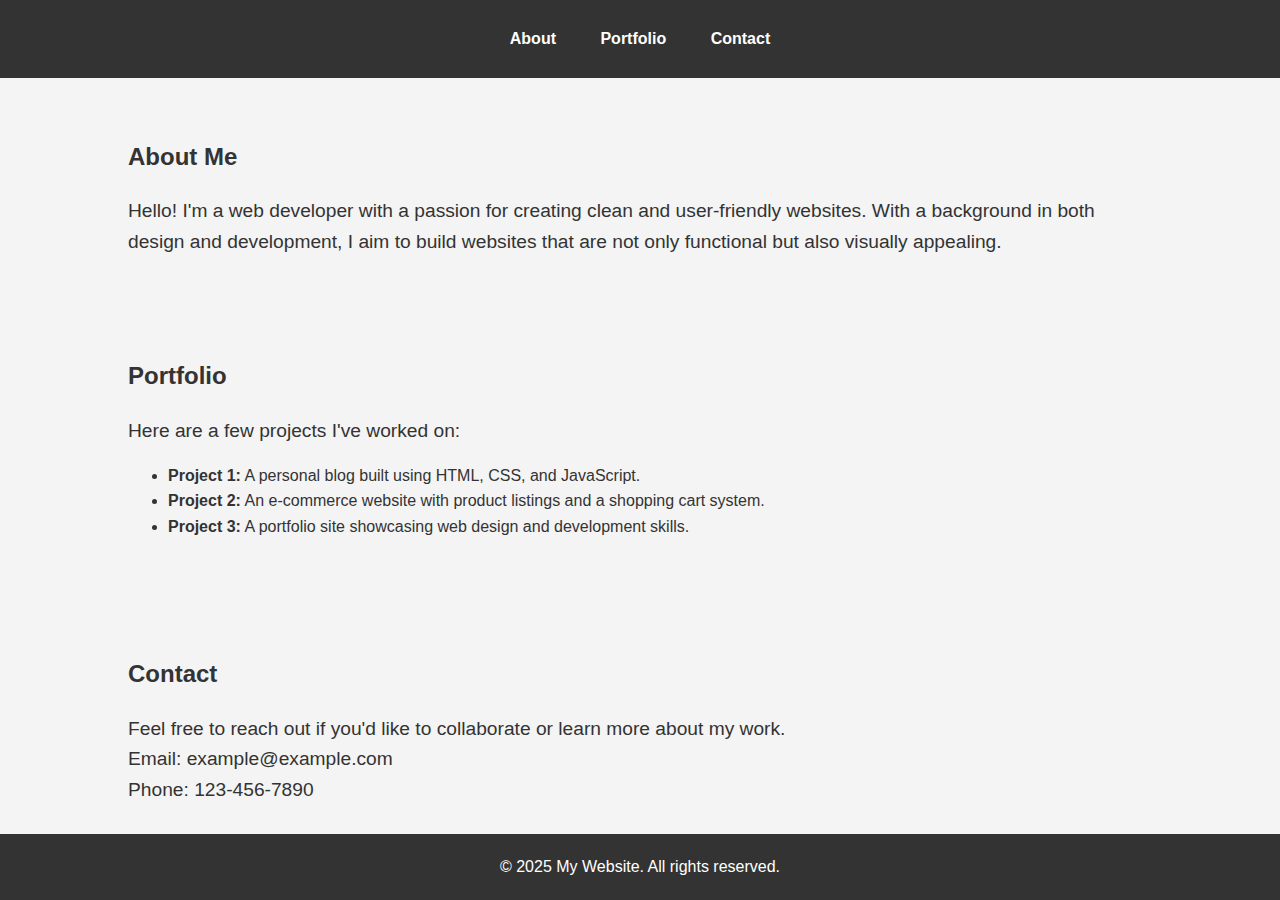
<file: Index.html>
<!DOCTYPE html>
<html lang="en">
<head>
  <meta charset="UTF-8">
  <meta name="viewport" content="width=device-width, initial-scale=1.0">
  <title>My Website</title>
  <style>
    /* Reset some default browser styles */
    body, h1, h2, p {
      margin: 0;
      padding: 0;
    }

    /* Body and container styling */
    body {
      font-family: Arial, sans-serif;
      line-height: 1.6;
      background-color: #f4f4f4;
      color: #333;
    }

    .container {
      width: 80%;
      margin: 0 auto;
    }

    /* Navigation styling */
    nav {
      background-color: #333;
      color: white;
      padding: 10px 0;
    }

    nav ul {
      list-style: none;
      padding: 0;
      text-align: center;
    }

    nav ul li {
      display: inline;
      margin: 0 20px;
    }

    nav ul li a {
      color: white;
      text-decoration: none;
      font-weight: bold;
    }

    /* Page sections */
    section {
      padding: 40px 0;
      margin: 20px 0;
    }

    section h2 {
      margin-bottom: 20px;
    }

    section p {
      font-size: 1.2em;
      line-height: 1.6;
    }

    /* Footer styling */
    footer {
      background-color: #333;
      color: white;
      text-align: center;
      padding: 20px 0;
      position: fixed;
      bottom: 0;
      width: 100%;
    }
  </style>
</head>
<body>

  <!-- Navigation bar -->
  <nav>
    <div class="container">
      <ul>
        <li><a href="Pages/about.html">About</a></li>
        <li><a href="Pages/portfolio.html">Portfolio</a></li>
        <li><a href="Pages/contact.html">Contact</a></li>
      </ul>
    </div>
  </nav>

  <!-- About section -->
  <section id="about">
    <div class="container">
      <h2>About Me</h2>
      <p>Hello! I'm a web developer with a passion for creating clean and user-friendly websites. With a background in both design and development, I aim to build websites that are not only functional but also visually appealing.</p>
    </div>
  </section>

  <!-- Portfolio section -->
  <section id="portfolio">
    <div class="container">
      <h2>Portfolio</h2>
      <p>Here are a few projects I've worked on:</p>
      <ul>
        <li><strong>Project 1:</strong> A personal blog built using HTML, CSS, and JavaScript.</li>
        <li><strong>Project 2:</strong> An e-commerce website with product listings and a shopping cart system.</li>
        <li><strong>Project 3:</strong> A portfolio site showcasing web design and development skills.</li>
      </ul>
    </div>
  </section>

  <!-- Contact section -->
  <section id="contact">
    <div class="container">
      <h2>Contact</h2>
      <p>Feel free to reach out if you'd like to collaborate or learn more about my work.</p>
      <p>Email: example@example.com</p>
      <p>Phone: 123-456-7890</p>
    </div>
  </section>

  <!-- Footer -->
  <footer>
    <p>&copy; 2025 My Website. All rights reserved.</p>
  </footer>

</body>
</html>
</file>
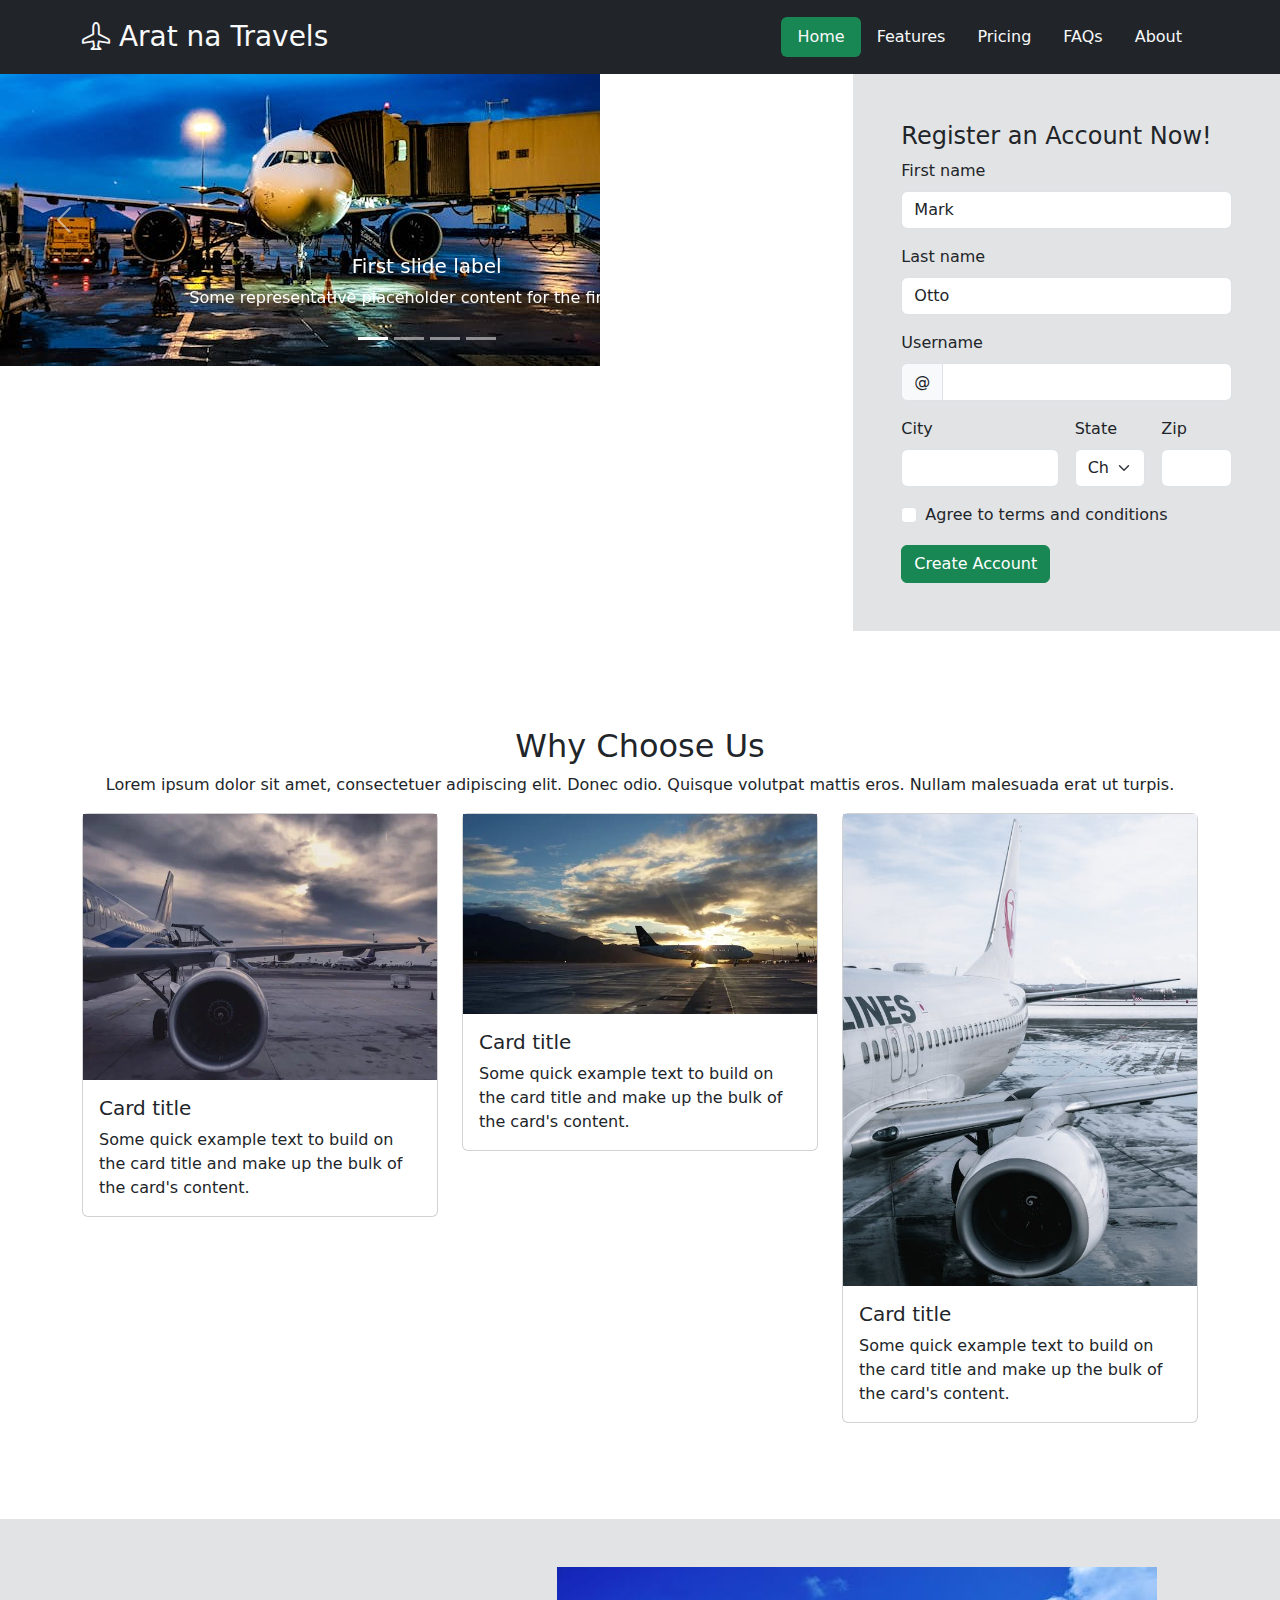
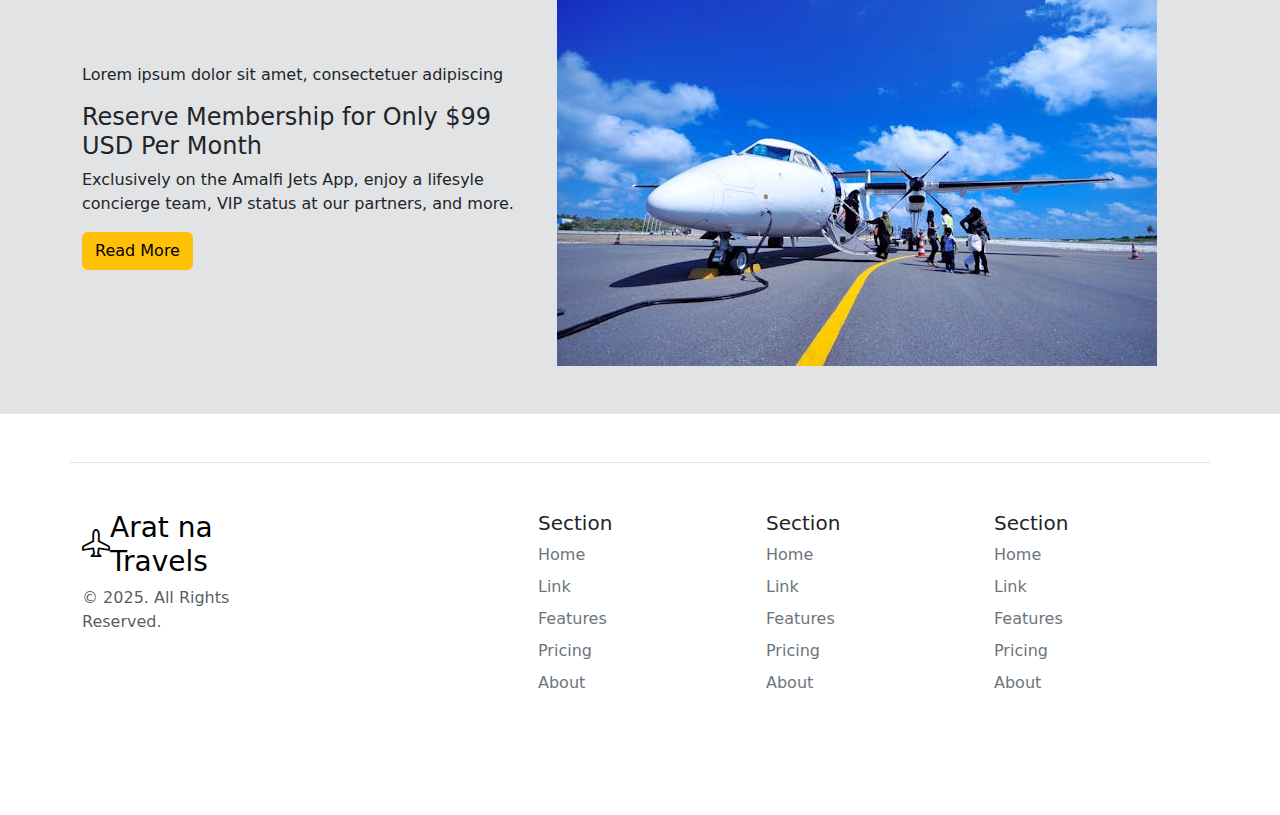
<file: awebdes-prelim-lab/index.html>
<!doctype html>
<html lang="en">

<head>
    <meta charset="utf-8">
    <meta name="viewport" content="width=device-width, initial-scale=1">
    <title>Arat na Travel</title>
    <link href="https://cdn.jsdelivr.net/npm/bootstrap@5.3.3/dist/css/bootstrap.min.css" rel="stylesheet"
        integrity="sha384-QWTKZyjpPEjISv5WaRU9OFeRpok6YctnYmDr5pNlyT2bRjXh0JMhjY6hW+ALEwIH" crossorigin="anonymous">
    <link rel="stylesheet" href="https://cdn.jsdelivr.net/npm/bootstrap-icons@1.11.3/font/bootstrap-icons.min.css">
</head>

<body>
    <nav class="bg-dark p-3">
        <div class="container">
            <header class="d-flex justify-content-between align-items-center">

                <a href="#" class="text-light text-decoration-none fs-3">
                    <i class="bi bi-airplane"></i> Arat na Travels
                </a>

                <ul class="nav nav-pills">
                    <li class="nav-item">
                        <a class="nav-link link-light text-bg-success active" aria-current="page" href="#">Home</a>
                    </li>
                    <li class="nav-item">
                        <a class="nav-link link-light" href="#">Features</a>
                    </li>
                    <li class="nav-item">
                        <a class="nav-link link-light" href="#">Pricing</a>
                    </li>
                    <li class="nav-item">
                        <a class="nav-link link-light" href="#">FAQs</a>
                    </li>
                    <li class="nav-item">
                        <a class="nav-link link-light" href="#">About</a>
                    </li>
                </ul>

            </header>
    </nav>

    <div class="hero">
        <div class="container-fluid g-0">
            <div class="row g-0">
                <div class="col-8">
                    <div id="carouselExampleCaptions" class="carousel slide">

                        <div class="carousel-indicators">
                            <button type="button" data-bs-target="#carouselExampleCaptions" data-bs-slide-to="0"
                                class="active" aria-current="true" aria-label="Slide 1"></button>
                            <button type="button" data-bs-target="#carouselExampleCaptions" data-bs-slide-to="1"
                                aria-label="Slide 2"></button>
                            <button type="button" data-bs-target="#carouselExampleCaptions" data-bs-slide-to="2"
                                aria-label="Slide 3"></button>
                            <button type="button" data-bs-target="#carouselExampleCaptions" data-bs-slide-to="3"
                                aria-label="Slide 4"></button>
                        </div>

                        <div class="carousel-inner">
                            <div class="carousel-item active">
                                <img src="images/img9.jpeg">
                                <div class="carousel-caption d-none d-md-block">
                                    <h5>First slide label</h5>
                                    <p>Some representative placeholder content for the first slide.</p>
                                </div>
                            </div>

                            <div class="carousel-item">
                                <img src="images/img10.jpeg"d-block w-100" alt="...">
                                <div class="carousel-caption d-none d-md-block">
                                    <h5>Second slide label</h5>
                                    <p>Some representative placeholder content for the second slide.</p>
                                </div>
                            </div>

                            <div class="carousel-item">
                                <img src="images/img3.jpeg" class="d-block w-100" alt="...">
                                <div class="carousel-caption d-none d-md-block">
                                    <h5>Third slide label</h5>
                                    <p>Some representative placeholder content for the third slide.</p>
                                </div>
                            </div>

                            <div class="carousel-item">
                                <img src="images/img4.webp" class="d-block w-100" alt="...">
                                <div class="carousel-caption d-none d-md-block">
                                    <h5>Second slide label</h5>
                                    <p>Some representative placeholder content for the second slide.</p>
                                </div>
                            </div>

                        </div>

                        <button class="carousel-control-prev" type="button" data-bs-target="#carouselExampleCaptions"
                            data-bs-slide="prev">
                            <span class="carousel-control-prev-icon" aria-hidden="true"></span>
                            <span class="visually-hidden">Previous</span>
                        </button>
                        <button class="carousel-control-next" type="button" data-bs-target="#carouselExampleCaptions"
                            data-bs-slide="next">
                            <span class="carousel-control-next-icon" aria-hidden="true"></span>
                            <span class="visually-hidden">Next</span>
                        </button>

                    </div>
                </div>

                <div class="col-4 bg-secondary-subtle p-5 d-flex flex-column justify-content-center">
                    <h4>Register an Account Now!</h4>

                    <form class="row g-3 needs-validation" novalidate>

                        <div class="col-12">
                            <label for="validationCustom01" class="form-label">First name</label>
                            <input type="text" class="form-control" id="validationCustom01" value="Mark" required>
                            <div class="valid-feedback">
                                Looks good!
                            </div>
                        </div>

                        <div class="col-12">
                            <label for="validationCustom02" class="form-label">Last name</label>
                            <input type="text" class="form-control" id="validationCustom02" value="Otto" required>
                            <div class="valid-feedback">
                                Looks good!
                            </div>
                        </div>

                        <div class="col-12">
                            <label for="validationCustomUsername" class="form-label">Username</label>
                            <div class="input-group has-validation">
                                <span class="input-group-text" id="inputGroupPrepend">@</span>
                                <input type="text" class="form-control" id="validationCustomUsername"
                                    aria-describedby="inputGroupPrepend" required>
                                <div class="invalid-feedback">
                                    Please choose a username.
                                </div>
                            </div>
                        </div>

                        <div class="col-md-6">
                            <label for="validationCustom03" class="form-label">City</label>
                            <input type="text" class="form-control" id="validationCustom03" required>
                            <div class="invalid-feedback">
                                Please provide a valid city.
                            </div>
                        </div>

                        <div class="col-md-3">
                            <label for="validationCustom04" class="form-label">State</label>
                            <select class="form-select" id="validationCustom04" required>
                                <option selected disabled value="">Choose...</option>
                                <option>...</option>
                            </select>
                            <div class="invalid-feedback">
                                Please select a valid state.
                            </div>
                        </div>

                        <div class="col-md-3">
                            <label for="validationCustom05" class="form-label">Zip</label>
                            <input type="text" class="form-control" id="validationCustom05" required>
                            <div class="invalid-feedback">
                                Please provide a valid zip.
                            </div>
                        </div>

                        <div class="col-12">
                            <div class="form-check">
                                <input class="form-check-input" type="checkbox" value="" id="invalidCheck" required>
                                <label class="form-check-label" for="invalidCheck">
                                    Agree to terms and conditions
                                </label>
                                <div class="invalid-feedback">
                                    You must agree before submitting.
                                </div>
                            </div>
                        </div>

                        <div class="col-12">
                            <button class="btn btn-success" type="submit">Create Account</button>
                        </div>

                    </form>
                </div>
            </div>
        </div>
    </div>

    <div class="why py-5 my-5">
        <div class="container">
            <h2 class="text-center">Why Choose Us</h2>
            <p class="text-center">Lorem ipsum dolor sit amet, consectetuer adipiscing elit. Donec odio. Quisque
                volutpat mattis eros. Nullam malesuada erat ut turpis. </p>

            <div class="row">
                <div class="col-4">
                    <div class="card">
                        <img src="images/img5.webp"...">
                        <div class="card-body">
                            <h5 class="card-title">Card title</h5>
                            <p class="card-text">Some quick example text to build on the card title and make up the bulk
                                of the card's content.</p>

                        </div>
                    </div>
                </div>

                <div class="col-4">
                    <div class="card">
                        <img src="images/img6.webp"...">
                        <div class="card-body">
                            <h5 class="card-title">Card title</h5>
                            <p class="card-text">Some quick example text to build on the card title and make up the bulk
                                of the card's content.</p>

                        </div>
                    </div>
                </div>

                <div class="col-4">
                    <div class="card">
                        <img src="images/img7.jpeg" alt="...">
                        <div class="card-body">
                            <h5 class="card-title">Card title</h5>
                            <p class="card-text">Some quick example text to build on the card title and make up the bulk
                                of the card's content.</p>

                        </div>
                    </div>
                </div>

            </div>
        </div>
    </div>

    <section class="about-us py-5 bg-secondary-subtle">
        <div class="container">
            <div class="row align-items-center">
                <div class="col-5">
                    <p>Lorem ipsum dolor sit amet, consectetuer adipiscing</p>
                    <h4>Reserve Membership for Only $99 USD Per Month</h4>
                    <p>Exclusively on the Amalfi Jets App, enjoy a lifesyle concierge team, VIP status at our partners,
                        and more.</p>
                    <button type="button" class="btn btn-warning">Read More</button>
                </div>
                <div class="col-7">
                    <img src="images/img8.jpeg"img-fluid w-100" alt="...">
                </div>
            </div>
        </div>
    </section>

    <footer class="container">
        <footer class="row row-cols-1 row-cols-sm-2 row-cols-md-5 py-5 my-5 border-top">
            <div class="col mb-3">
                <h3>
                    <a href="#"
                        class="d-flex align-items-center mb-3 mb-md-0 me-md-auto link-body-emphasis text-decoration-none link-dark">
                        <i class="bi bi-airplane"></i> Arat na Travels
                    </a>
                </h3>
                <p class="text-body-secondary">© 2025. All Rights Reserved.</p>
            </div>

            <div class="col mb-3">

            </div>

            <div class="col mb-3">
                <h5>Section</h5>
                <ul class="nav justify-content-center flex-column">
                    <li class="nav-item">
                        <a class="nav-link p-0 mb-2 link-secondary" aria-current="page" href="#">Home</a>
                    </li>
                    <li class="nav-item">
                        <a class="nav-link p-0 mb-2 link-secondary" href="#">Link</a>
                    </li>
                    <li class="nav-item">
                        <a class="nav-link p-0 mb-2 link-secondary" href="#">Features</a>
                    </li>
                    <li class="nav-item">
                        <a class="nav-link p-0 mb-2 link-secondary" href="#">Pricing</a>
                    </li>
                    <li class="nav-item">
                        <a class="nav-link p-0 mb-2 link-secondary" href="#">About</a>
                    </li>

                </ul>
            </div>
            <div class="col mb-3">
                <h5>Section</h5>
                <ul class="nav justify-content-center flex-column">
                    <li class="nav-item">
                        <a class="nav-link p-0 mb-2 link-secondary" aria-current="page" href="#">Home</a>
                    </li>
                    <li class="nav-item">
                        <a class="nav-link p-0 mb-2 link-secondary" href="#">Link</a>
                    </li>
                    <li class="nav-item">
                        <a class="nav-link p-0 mb-2 link-secondary" href="#">Features</a>
                    </li>
                    <li class="nav-item">
                        <a class="nav-link p-0 mb-2 link-secondary" href="#">Pricing</a>
                    </li>
                    <li class="nav-item">
                        <a class="nav-link p-0 mb-2 link-secondary" href="#">About</a>
                    </li>

                </ul>
            </div>
            <div class="col mb-3">
                <h5>Section</h5>
                <ul class="nav justify-content-center flex-column">
                    <li class="nav-item">
                        <a class="nav-link p-0 mb-2 link-secondary" aria-current="page" href="#">Home</a>
                    </li>
                    <li class="nav-item">
                        <a class="nav-link p-0 mb-2 link-secondary" href="#">Link</a>
                    </li>
                    <li class="nav-item">
                        <a class="nav-link p-0 mb-2 link-secondary" href="#">Features</a>
                    </li>
                    <li class="nav-item">
                        <a class="nav-link p-0 mb-2 link-secondary" href="#">Pricing</a>
                    </li>
                    <li class="nav-item">
                        <a class="nav-link p-0 mb-2 link-secondary" href="#">About</a>
                    </li>

                </ul>
            </div>
        </footer>
    </footer>

    <script src="https://cdn.jsdelivr.net/npm/bootstrap@5.3.3/dist/js/bootstrap.bundle.min.js"
        integrity="sha384-YvpcrYf0tY3lHB60NNkmXc5s9fDVZLESaAA55NDzOxhy9GkcIdslK1eN7N6jIeHz"
        crossorigin="anonymous"></script>
</body>

</html>
</file>
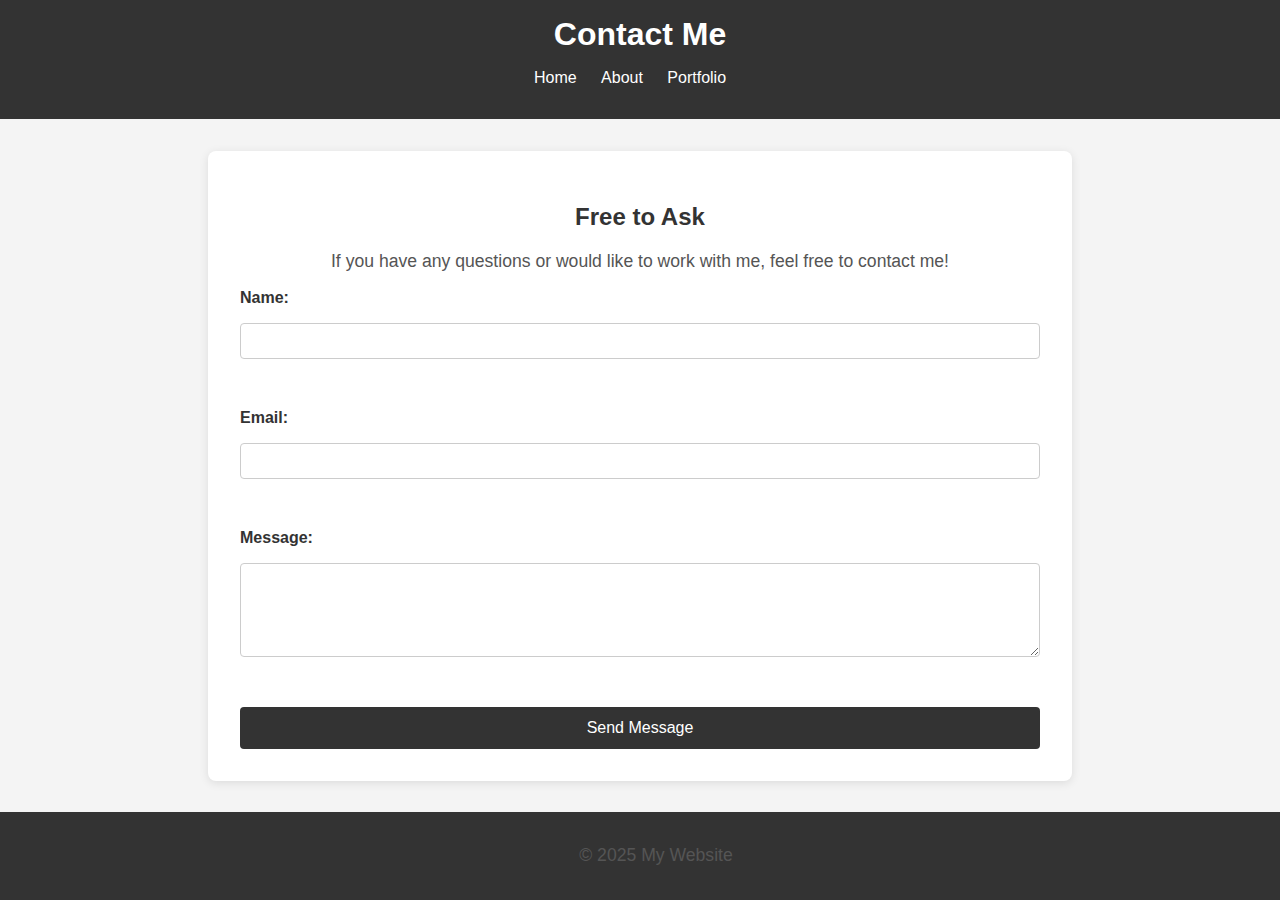
<file: PAGES/contact.html>
<!DOCTYPE html>
<html lang="en">
<head>
    <meta charset="UTF-8">
    <meta name="viewport" content="width=device-width, initial-scale=1.0">
    <meta http-equiv="X-UA-Compatible" content="ie=edge">
    <title>Contact Me</title>
    <style>
        body {
            font-family: Arial, sans-serif;
            margin: 0;
            padding: 0;
            background-color: #f4f4f4;
        }

        header {
            background-color: #333;
            color: white;
            padding: 1rem;
            text-align: center;
        }

        header h1 {
            margin: 0;
        }

        nav ul {
            list-style: none;
            padding: 0;
        }

        nav ul li {
            display: inline;
            margin-right: 20px;
        }

        nav ul li a {
            color: white;
            text-decoration: none;
        }

        nav ul li a:hover {
            text-decoration: underline;
        }

        main {
            max-width: 800px;
            margin: 2rem auto;
            padding: 2rem;
            background-color: white;
            box-shadow: 0 2px 10px rgba(0, 0, 0, 0.1);
            border-radius: 8px;
        }

        h2 {
            text-align: center;
            color: #333;
        }

        p {
            text-align: center;
            font-size: 1.1rem;
            color: #555;
        }

        form {
            display: flex;
            flex-direction: column;
            gap: 1rem;
        }

        label {
            font-weight: bold;
            color: #333;
        }

        input, textarea {
            padding: 0.5rem;
            font-size: 1rem;
            border: 1px solid #ccc;
            border-radius: 4px;
        }

        textarea {
            resize: vertical;
        }

        button {
            background-color: #333;
            color: white;
            padding: 0.75rem;
            border: none;
            border-radius: 4px;
            font-size: 1rem;
            cursor: pointer;
        }

        button:hover {
            background-color: #555;
        }

        footer {
            text-align: center;
            padding: 1rem;
            background-color: #333;
            color: white;
            position: fixed;
            width: 100%;
            bottom: 0;
        }
    </style>
</head>
<body>
    <header>
        <h1>Contact Me</h1>
        <nav>
            <ul>
                <li><a href="Index.html">Home</a></li>
                <li><a href="about.html">About</a></li>
                <li><a href="portfolio.html">Portfolio</a></li>
            </ul>
        </nav>
    </header>
    <main>
        <h2>Free to Ask</h2>
        <p>If you have any questions or would like to work with me, feel free to contact me!</p>
        <form action="#" method="POST">
            <label for="name">Name:</label>
            <input type="text" id="name" name="name" required><br>

            <label for="email">Email:</label>
            <input type="email" id="email" name="email" required><br>

            <label for="message">Message:</label>
            <textarea id="message" name="message" rows="4" required></textarea><br>

            <button type="submit">Send Message</button>
        </form>
    </main>
    <footer>
        <p>&copy; 2025 My Website</p>
    </footer>
</body>
</html>
</file>
